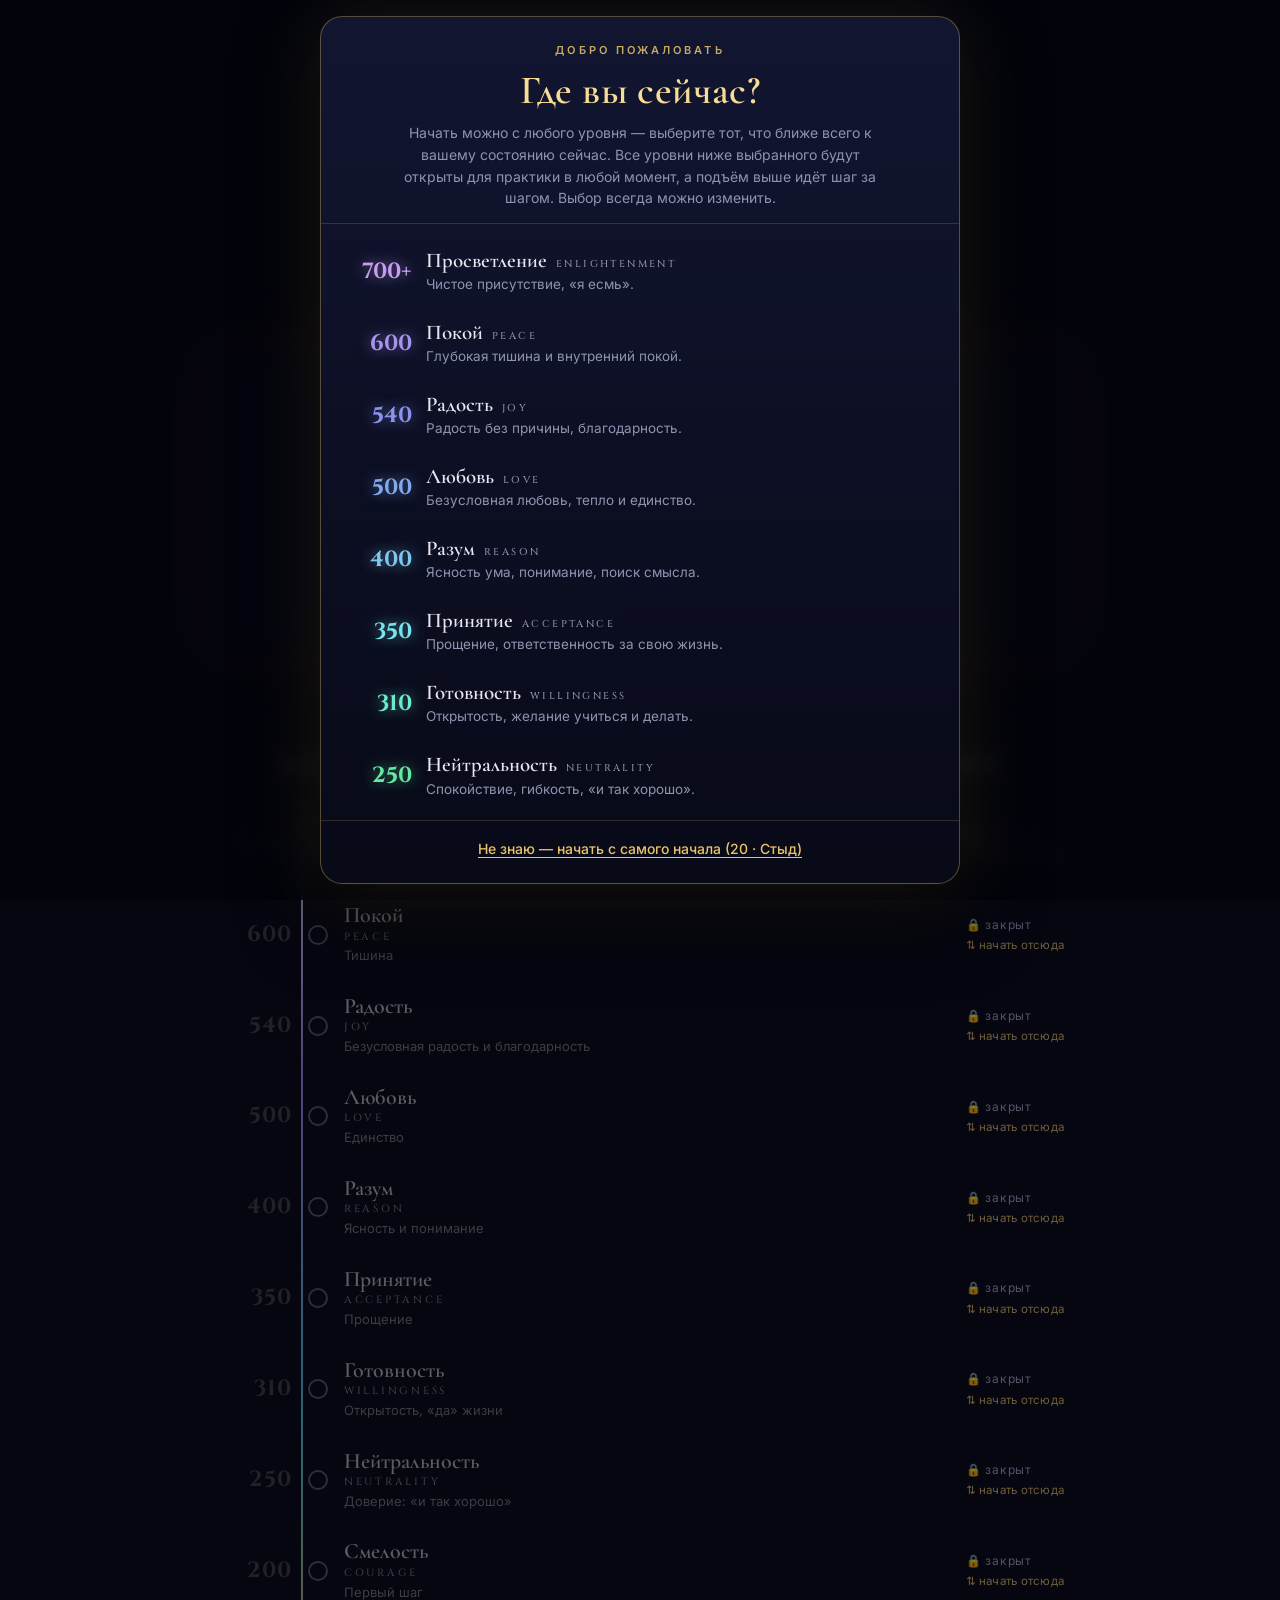
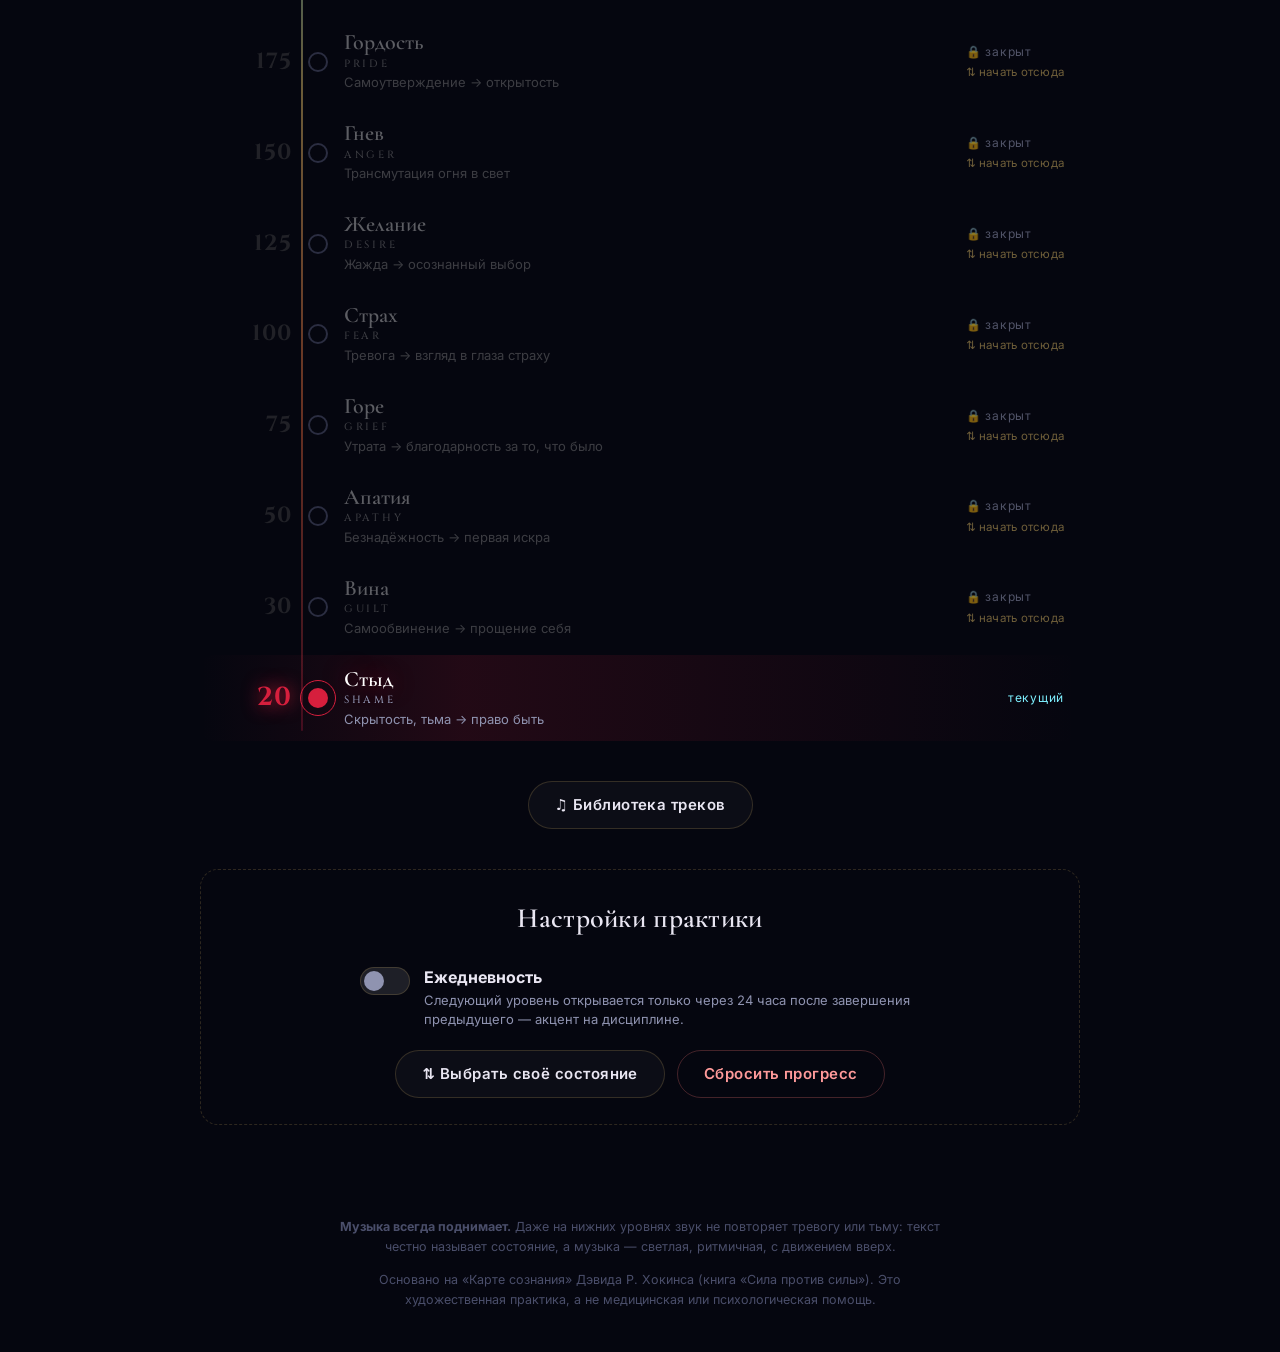
<file: index.html>
<!DOCTYPE html>
<html lang="ru">
<head>
  <meta charset="utf-8">
  <meta http-equiv="Cache-Control" content="no-cache, no-store, must-revalidate">
  <meta http-equiv="Pragma" content="no-cache">
  <meta http-equiv="Expires" content="0">
  <meta name="viewport" content="width=device-width, initial-scale=1, viewport-fit=cover">
  <meta name="theme-color" content="#05060f">
  <meta name="description" content="Шкала Хокинса: Восхождение — музыкальная практика подъёма по карте сознания Дэвида Хокинса.">
  <link rel="icon" href="data:image/svg+xml,%3Csvg xmlns='http://www.w3.org/2000/svg' viewBox='0 0 64 64'%3E%3Ccircle cx='32' cy='32' r='30' fill='%2305060f' stroke='%23e8c36a' stroke-width='3'/%3E%3Cpath d='M32 10 L51 43 H13 Z M32 54 L13 21 H51 Z' fill='none' stroke='%23e8c36a' stroke-width='2.5'/%3E%3C/svg%3E">
  <link rel="preconnect" href="https://fonts.googleapis.com">
  <link rel="preconnect" href="https://fonts.gstatic.com" crossorigin>
  <link href="https://fonts.googleapis.com/css2?family=Cinzel:wght@500;700&family=Cormorant+Garamond:ital,wght@0,500;0,600;0,700;1,500&family=Inter:wght@400;500;600&display=swap" rel="stylesheet">
  <link rel="stylesheet" href="css/style.css?v=20261102105857">
  <title>Шкала Хокинса: Восхождение</title>
</head>
<body data-page="map">
  <div class="stars" aria-hidden="true"></div>

  <header class="hero">
    <div class="hero__geometry" data-geometry aria-hidden="true"></div>
    <p class="eyebrow">Карта сознания · Map of Consciousness</p>
    <h1 class="hero__title">Шкала Хокинса</h1>
    <p class="hero__subtitle">Восхождение</p>
    <p class="hero__lead">Музыкальная практика: один уровень — один день. Начните с того уровня, где вы сейчас, слушайте трек, проживайте текст и поднимайтесь к свету.</p>
  </header>

  <main class="container">
    <section class="current-card" id="currentCard" aria-live="polite">
      <div class="current-card__loading">Загрузка карты…</div>
    </section>

    <section class="scale-section" aria-labelledby="scaleTitle">
      <h2 class="section-title" id="scaleTitle">Шкала уровней</h2>
      <p class="section-hint">Снизу вверх — от 20 до 700+. Все уровни ниже вашего текущего открыты для практики в любой момент.</p>
      <ol class="scale" id="scale" reversed></ol>
    </section>

    <nav class="bottom-links">
      <a class="btn btn--ghost" href="library.html">♫ Библиотека треков</a>
    </nav>

    <section class="settings" aria-labelledby="settingsTitle">
      <h2 class="section-title" id="settingsTitle">Настройки практики</h2>
      <label class="toggle">
        <input type="checkbox" id="dailyToggle">
        <span class="toggle__track"><span class="toggle__thumb"></span></span>
        <span class="toggle__label">
          <strong>Ежедневность</strong>
          <small>Следующий уровень открывается только через 24 часа после завершения предыдущего — акцент на дисциплине.</small>
        </span>
      </label>
      <div class="settings__row">
        <button class="btn btn--ghost" type="button" data-pick-open>⇅ Выбрать своё состояние</button>
        <button class="btn btn--danger" id="resetBtn" type="button">Сбросить прогресс</button>
      </div>
    </section>
  </main>

  <footer class="footer">
    <p><strong>Музыка всегда поднимает.</strong> Даже на нижних уровнях звук не повторяет тревогу или тьму: текст честно называет состояние, а музыка — светлая, ритмичная, с движением вверх.</p>
    <p>Основано на «Карте сознания» Дэвида Р. Хокинса (книга «Сила против силы»). Это художественная практика, а не медицинская или психологическая помощь.</p>
  </footer>

  <div class="ascension" id="ascension" hidden aria-live="assertive"></div>
  <div class="picker" id="picker" hidden></div>

  <script src="data/tracks.js?v=20261102105857"></script>
  <script src="js/player.js?v=20261102105857"></script>
  <script src="js/app.js?v=20261102105857"></script>
</body>
</html>
</file>
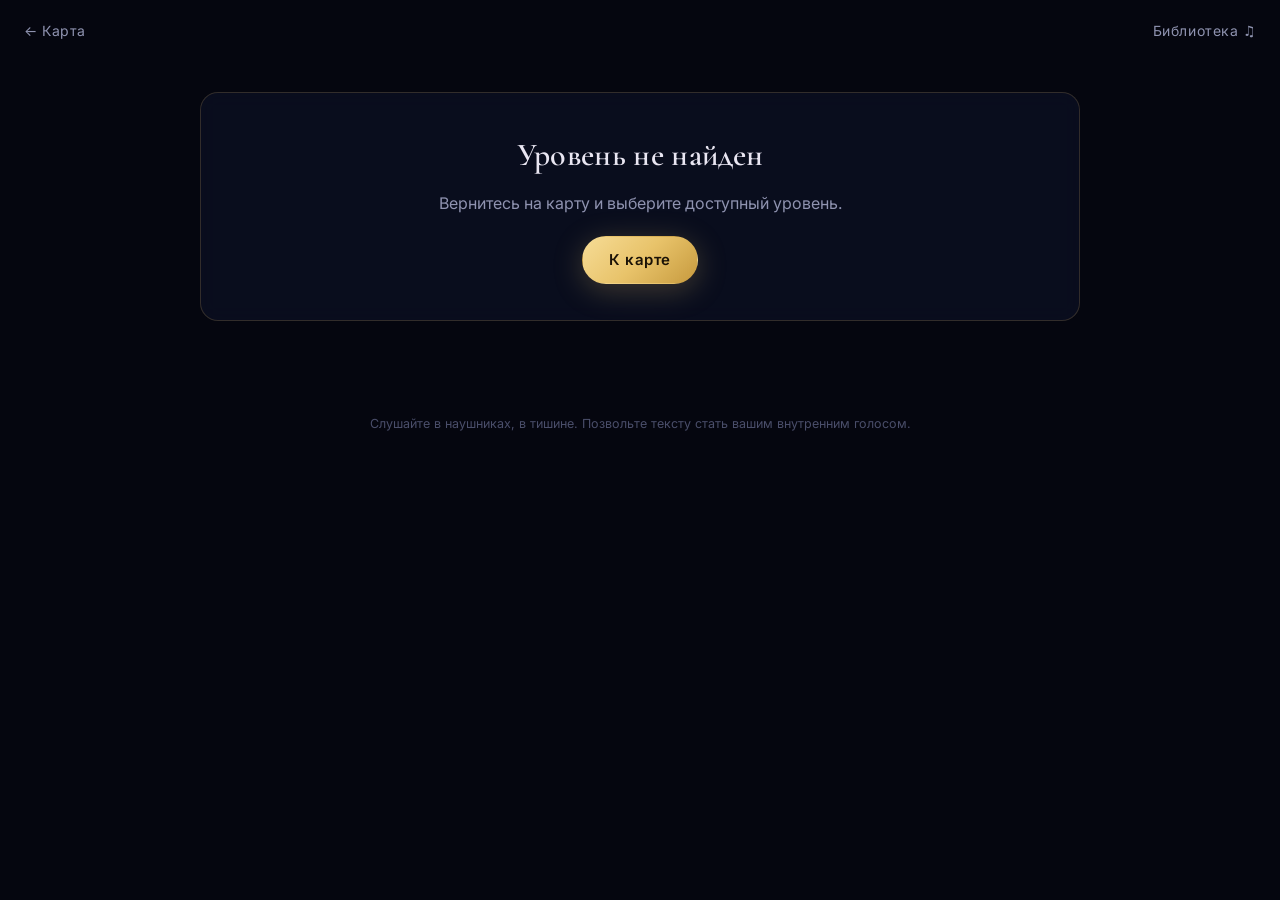
<file: level.html>
<!DOCTYPE html>
<html lang="ru">
<head>
  <meta charset="utf-8">
  <meta http-equiv="Cache-Control" content="no-cache, no-store, must-revalidate">
  <meta http-equiv="Pragma" content="no-cache">
  <meta http-equiv="Expires" content="0">
  <meta name="viewport" content="width=device-width, initial-scale=1, viewport-fit=cover">
  <meta name="theme-color" content="#05060f">
  <meta name="description" content="Шкала Хокинса: Восхождение — музыкальная практика подъёма по карте сознания Дэвида Хокинса.">
  <link rel="icon" href="data:image/svg+xml,%3Csvg xmlns='http://www.w3.org/2000/svg' viewBox='0 0 64 64'%3E%3Ccircle cx='32' cy='32' r='30' fill='%2305060f' stroke='%23e8c36a' stroke-width='3'/%3E%3Cpath d='M32 10 L51 43 H13 Z M32 54 L13 21 H51 Z' fill='none' stroke='%23e8c36a' stroke-width='2.5'/%3E%3C/svg%3E">
  <link rel="preconnect" href="https://fonts.googleapis.com">
  <link rel="preconnect" href="https://fonts.gstatic.com" crossorigin>
  <link href="https://fonts.googleapis.com/css2?family=Cinzel:wght@500;700&family=Cormorant+Garamond:ital,wght@0,500;0,600;0,700;1,500&family=Inter:wght@400;500;600&display=swap" rel="stylesheet">
  <link rel="stylesheet" href="css/style.css?v=20261102105857">
  <title>Практика · Шкала Хокинса</title>
</head>
<body data-page="level">
  <div class="stars" aria-hidden="true"></div>

  <nav class="topbar">
    <a class="topbar__link" href="index.html">← Карта</a>
    <a class="topbar__link" href="library.html">Библиотека ♫</a>
  </nav>

  <main class="container level" id="level">
    <div class="current-card__loading">Загрузка уровня…</div>
  </main>

  <footer class="footer">
    <p>Слушайте в наушниках, в тишине. Позвольте тексту стать вашим внутренним голосом.</p>
  </footer>

  <script src="data/tracks.js?v=20261102105857"></script>
  <script src="js/player.js?v=20261102105857"></script>
  <script src="js/app.js?v=20261102105857"></script>
</body>
</html>
</file>
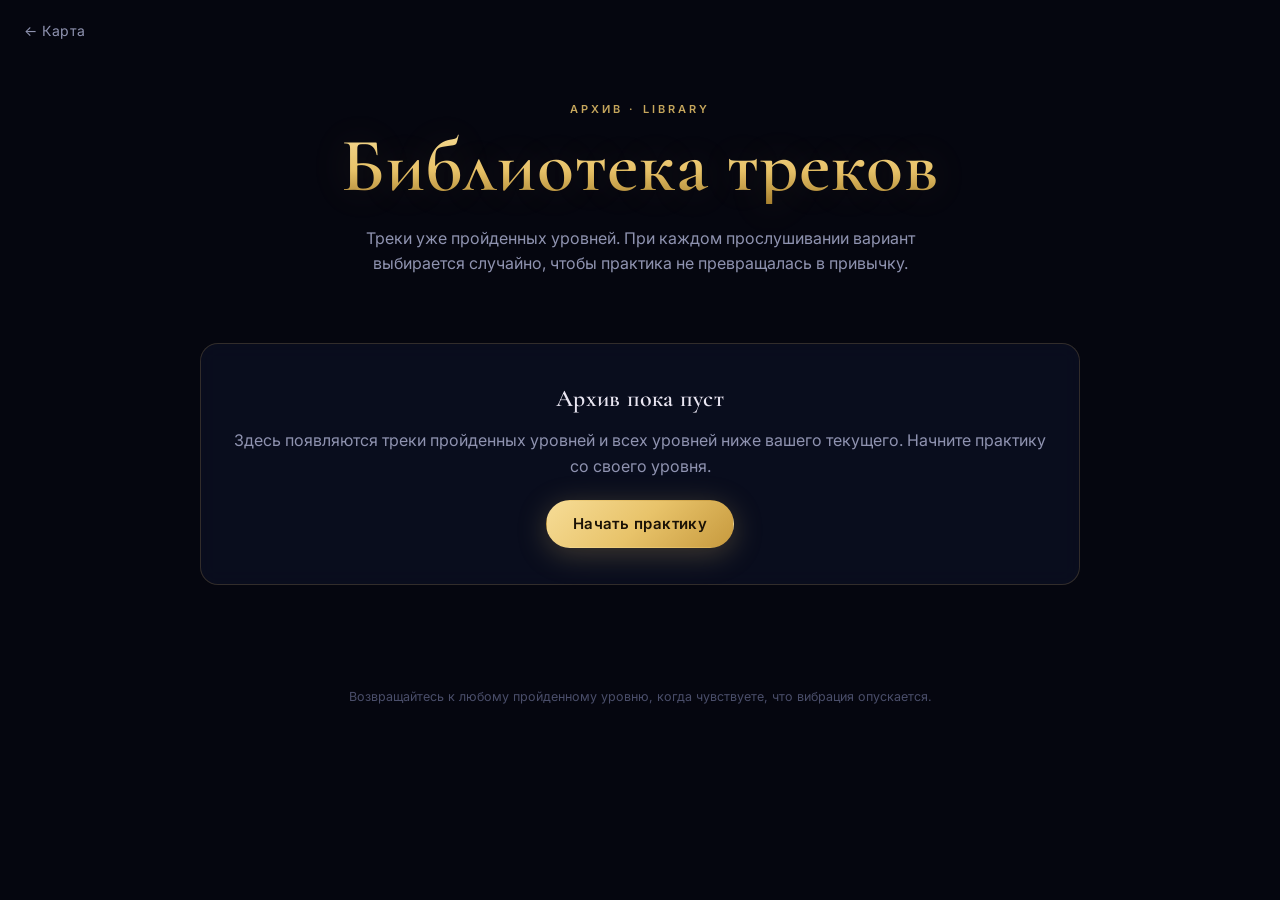
<file: library.html>
<!DOCTYPE html>
<html lang="ru">
<head>
  <meta charset="utf-8">
  <meta http-equiv="Cache-Control" content="no-cache, no-store, must-revalidate">
  <meta http-equiv="Pragma" content="no-cache">
  <meta http-equiv="Expires" content="0">
  <meta name="viewport" content="width=device-width, initial-scale=1, viewport-fit=cover">
  <meta name="theme-color" content="#05060f">
  <meta name="description" content="Шкала Хокинса: Восхождение — музыкальная практика подъёма по карте сознания Дэвида Хокинса.">
  <link rel="icon" href="data:image/svg+xml,%3Csvg xmlns='http://www.w3.org/2000/svg' viewBox='0 0 64 64'%3E%3Ccircle cx='32' cy='32' r='30' fill='%2305060f' stroke='%23e8c36a' stroke-width='3'/%3E%3Cpath d='M32 10 L51 43 H13 Z M32 54 L13 21 H51 Z' fill='none' stroke='%23e8c36a' stroke-width='2.5'/%3E%3C/svg%3E">
  <link rel="preconnect" href="https://fonts.googleapis.com">
  <link rel="preconnect" href="https://fonts.gstatic.com" crossorigin>
  <link href="https://fonts.googleapis.com/css2?family=Cinzel:wght@500;700&family=Cormorant+Garamond:ital,wght@0,500;0,600;0,700;1,500&family=Inter:wght@400;500;600&display=swap" rel="stylesheet">
  <link rel="stylesheet" href="css/style.css?v=20261102105857">
  <title>Библиотека треков · Шкала Хокинса</title>
</head>
<body data-page="library">
  <div class="stars" aria-hidden="true"></div>

  <nav class="topbar">
    <a class="topbar__link" href="index.html">← Карта</a>
  </nav>

  <header class="hero hero--small">
    <div class="hero__geometry" data-geometry aria-hidden="true"></div>
    <p class="eyebrow">Архив · Library</p>
    <h1 class="hero__title">Библиотека треков</h1>
    <p class="hero__lead">Треки уже пройденных уровней. При каждом прослушивании вариант выбирается случайно, чтобы практика не превращалась в привычку.</p>
  </header>

  <main class="container">
    <div class="library" id="library"><div class="current-card__loading">Загрузка…</div></div>
  </main>

  <footer class="footer">
    <p>Возвращайтесь к любому пройденному уровню, когда чувствуете, что вибрация опускается.</p>
  </footer>

  <script src="data/tracks.js?v=20261102105857"></script>
  <script src="js/player.js?v=20261102105857"></script>
  <script src="js/app.js?v=20261102105857"></script>
</body>
</html>
</file>
<file: css/style.css>
/* Шкала Хокинса: Восхождение — тёмная мистическая тема в духе Enigma */
:root {
  --bg: #05060f;
  --bg-2: #0a0f24;
  --ink: #e9e6f2;
  --muted: #8f93b0;
  --dim: #4a4e6a;
  --gold: #e8c36a;
  --gold-2: #f6dc96;
  --neon: #7ef0ff;
  --line: rgba(232, 195, 106, .18);
  --card: rgba(14, 18, 40, .62);
  --c: var(--gold);
  --serif: 'Cormorant Garamond', 'Times New Roman', serif;
  --display: 'Cinzel', 'Cormorant Garamond', serif;   /* Cinzel — только латиница и цифры */
  --sans: 'Inter', system-ui, -apple-system, 'Segoe UI', Roboto, sans-serif;
  --radius: 18px;
}

* { box-sizing: border-box; }
html { -webkit-text-size-adjust: 100%; scroll-behavior: smooth; background: var(--bg); }
body {
  font-variant-numeric: lining-nums;
  margin: 0;
  min-height: 100vh;
  font: 400 16px/1.6 var(--sans);
  color: var(--ink);
  background: var(--bg);
  overflow-x: hidden;
  opacity: 0;
  transition: opacity .6s ease;
}
body::before {
  content: ''; position: fixed; inset: 0; z-index: -2; pointer-events: none;
  background:
    radial-gradient(1200px 700px at 50% -10%, rgba(60, 70, 160, .28), transparent 60%),
    radial-gradient(900px 600px at 50% 110%, color-mix(in srgb, var(--c) 14%, transparent), transparent 70%),
    linear-gradient(180deg, var(--bg-2), var(--bg) 55%);
}
body.is-ready { opacity: 1; }
body.is-leaving { opacity: 0; transform: translateY(-14px); transition: opacity .45s ease, transform .45s ease; }

a { color: var(--gold); }
h1, h2, h3 { font-family: var(--serif); font-weight: 600; letter-spacing: .01em; }

/* Звёздное небо */
.stars {
  position: fixed; inset: 0; pointer-events: none; z-index: -1;
  background-image:
    radial-gradient(1px 1px at 12% 18%, #fff8, transparent 60%),
    radial-gradient(1px 1px at 72% 12%, #fff6, transparent 60%),
    radial-gradient(1.5px 1.5px at 38% 62%, #ffe9b066, transparent 60%),
    radial-gradient(1px 1px at 86% 48%, #fff5, transparent 60%),
    radial-gradient(1px 1px at 22% 84%, #fff5, transparent 60%),
    radial-gradient(1.5px 1.5px at 58% 92%, #9ef5ff55, transparent 60%),
    radial-gradient(1px 1px at 94% 80%, #fff6, transparent 60%),
    radial-gradient(1px 1px at 6% 52%, #fff4, transparent 60%);
  background-size: 420px 420px;
  animation: twinkle 9s ease-in-out infinite alternate;
}
@keyframes twinkle { from { opacity: .55; } to { opacity: 1; } }

.container { width: min(880px, 100% - 32px); margin: 0 auto; }

.eyebrow {
  font: 600 11px/1.4 var(--sans);
  letter-spacing: .28em; text-transform: uppercase;
  color: var(--gold); opacity: .85; margin: 0 0 10px;
}

/* ---------- Hero ---------- */
.hero { position: relative; text-align: center; padding: 72px 20px 36px; overflow: hidden; }
.hero--small { padding-top: 40px; }
.hero__geometry {
  position: absolute; left: 50%; top: 50%; width: min(560px, 120vw); aspect-ratio: 1;
  transform: translate(-50%, -50%); opacity: .22; pointer-events: none; z-index: -1;
}
.hero__title {
  margin: 0; font-size: clamp(40px, 9vw, 76px); line-height: 1;
  background: linear-gradient(180deg, var(--gold-2), var(--gold) 55%, #a8812f);
  -webkit-background-clip: text; background-clip: text; color: transparent;
  text-shadow: 0 0 40px rgba(232, 195, 106, .15);
}
.hero__subtitle {
  margin: 8px 0 0; font: 500 clamp(18px, 4vw, 26px)/1.2 var(--serif);
  letter-spacing: .5em; text-transform: uppercase; color: var(--neon);
  text-shadow: 0 0 18px rgba(126, 240, 255, .45); padding-left: .5em;
}
.hero__lead { max-width: 560px; margin: 22px auto 0; color: var(--muted); }

/* Сакральная геометрия */
[data-geometry] svg { width: 100%; height: 100%; display: block; overflow: visible; }
[data-geometry] circle, [data-geometry] path { fill: none; stroke: var(--gold); stroke-width: .5; }
.geo-outer { animation: spin 120s linear infinite; transform-origin: 100px 100px; }
.geo-flower { animation: spin 200s linear infinite reverse; transform-origin: 100px 100px; }
.geo-flower circle { stroke: var(--c); stroke-opacity: .8; }
[data-geometry] .geo-core { fill: var(--gold); stroke: none; filter: drop-shadow(0 0 4px var(--gold)); }
@keyframes spin { to { transform: rotate(360deg); } }

/* ---------- Кнопки ---------- */
.btn {
  -webkit-appearance: none; appearance: none; cursor: pointer;
  display: inline-flex; align-items: center; justify-content: center; gap: 8px;
  min-height: 48px; padding: 12px 26px; border-radius: 999px;
  font: 600 15px/1.2 var(--sans); letter-spacing: .03em; text-decoration: none;
  border: 1px solid var(--line); color: var(--ink); background: rgba(255, 255, 255, .03);
  transition: transform .2s ease, box-shadow .3s ease, background .3s ease, opacity .3s, border-color .3s;
}
.btn:hover:not([disabled]) { transform: translateY(-1px); }
.btn:focus-visible { outline: 2px solid var(--neon); outline-offset: 3px; }
.btn[disabled] { opacity: .38; cursor: not-allowed; filter: grayscale(.6); }
.btn--gold {
  color: #1a1206; border-color: transparent;
  background: linear-gradient(135deg, var(--gold-2), var(--gold) 50%, #c79a3e);
  box-shadow: 0 6px 30px rgba(232, 195, 106, .25);
}
.btn--gold:hover:not([disabled]) { box-shadow: 0 8px 40px rgba(232, 195, 106, .45); }
.btn--ghost:hover:not([disabled]) { border-color: var(--gold); background: rgba(232, 195, 106, .07); }
.btn--ghost.is-checked { border-color: var(--neon); color: var(--neon); box-shadow: 0 0 20px rgba(126, 240, 255, .2); }
.btn--danger { color: #ff9a9a; border-color: rgba(255, 120, 120, .25); background: transparent; }
.btn--danger:hover { background: rgba(255, 90, 90, .08); }
.btn--pulse { animation: pulse 2.6s ease-in-out infinite; }
@keyframes pulse {
  0%, 100% { box-shadow: 0 6px 30px rgba(232, 195, 106, .25), 0 0 0 0 rgba(232, 195, 106, .45); }
  50% { box-shadow: 0 6px 30px rgba(232, 195, 106, .35), 0 0 0 12px rgba(232, 195, 106, 0); }
}

/* ---------- Текущий уровень ---------- */
.current-card, .card, .notice {
  position: relative; background: var(--card);
  border: 1px solid var(--line); border-radius: var(--radius);
  backdrop-filter: blur(10px); -webkit-backdrop-filter: blur(10px);
}
.current-card {
  padding: 28px; text-align: center; margin-bottom: 48px;
  border-color: color-mix(in srgb, var(--c) 45%, transparent);
  box-shadow: 0 0 60px color-mix(in srgb, var(--c) 18%, transparent), inset 0 0 40px rgba(0, 0, 0, .4);
}
.current-card__loading { padding: 30px; text-align: center; color: var(--muted); }
.current-card__title { margin: 0; font-size: clamp(30px, 6vw, 44px); line-height: 1.1; }
.current-card__num { font-family: var(--display); color: var(--c); text-shadow: 0 0 22px var(--c); }
.current-card__en { display: block; font: 500 13px/1.6 var(--display); letter-spacing: .3em; text-transform: uppercase; color: var(--muted); margin-top: 6px; }
.current-card__aff { font: italic 500 21px/1.4 var(--serif); color: var(--gold-2); margin: 14px 0 18px; }
.current-card__actions { display: flex; flex-wrap: wrap; gap: 12px; justify-content: center; align-items: center; margin-top: 18px; }
.current-card__rest { width: 100%; margin: 4px 0 0; color: var(--muted); font-size: 14px; }
.current-card__rest b { color: var(--neon); font-family: var(--display); letter-spacing: .08em; }

.journey { display: flex; align-items: center; gap: 12px; justify-content: center; font-size: 13px; color: var(--muted); }
.journey__bar { width: min(260px, 50vw); height: 4px; border-radius: 4px; background: rgba(255, 255, 255, .08); overflow: hidden; }
.journey__bar span { display: block; height: 100%; background: linear-gradient(90deg, #a2264a, var(--gold), var(--neon)); border-radius: 4px; transition: width 1s ease; }

/* ---------- Шкала ---------- */
.section-title { font-size: 28px; margin: 0 0 4px; text-align: center; }
.section-hint { text-align: center; color: var(--muted); font-size: 14px; margin: 0 0 26px; }

.scale { list-style: none; margin: 0; padding: 0; position: relative; }
.scale::before {
  content: ''; position: absolute; top: 10px; bottom: 10px; left: calc(92px + 9px); width: 2px;
  background: linear-gradient(180deg, #f4f0ff, #b18cff 18%, #4fd8e8 40%, var(--gold) 58%, #e26a3a 78%, #7d1530);
  opacity: .45; border-radius: 2px;
}
.node { position: relative; }
.node__link {
  display: grid; grid-template-columns: 92px 20px 1fr auto; align-items: center; gap: 0 16px;
  padding: 12px 16px 12px 0; margin: 4px 0; border-radius: 14px;
  color: inherit; text-decoration: none; transition: background .3s ease, transform .3s ease;
}
a.node__link:hover { background: rgba(255, 255, 255, .035); transform: translateX(3px); }
.node__num { font: 700 22px/1 var(--display); text-align: right; color: var(--c); letter-spacing: .04em; }
.node__dot {
  width: 20px; height: 20px; border-radius: 50%; position: relative; z-index: 1;
  background: var(--bg); border: 2px solid var(--c);
}
.node__text { display: flex; flex-direction: column; min-width: 0; }
.node__name { font: 600 22px/1.15 var(--serif); }
.node__en { font: 500 10.5px/1.6 var(--display); letter-spacing: .26em; text-transform: uppercase; color: var(--muted); }
.node__theme { font-size: 13px; color: var(--muted); white-space: nowrap; overflow: hidden; text-overflow: ellipsis; }
.node__state { font-size: 12px; letter-spacing: .06em; color: var(--muted); white-space: nowrap; }

.node--passed .node__dot { background: var(--c); box-shadow: 0 0 10px var(--c); }
.node--passed .node__state { color: var(--gold); }

.node--current .node__link, .node--resting .node__link {
  background: linear-gradient(90deg, transparent, color-mix(in srgb, var(--c) 14%, transparent) 30%, transparent);
}
.node--current .node__dot, .node--resting .node__dot {
  background: var(--c); animation: glow 2.4s ease-in-out infinite;
}
.node--current .node__dot::after, .node--resting .node__dot::after {
  content: ''; position: absolute; inset: -10px; border-radius: 50%; border: 1px solid var(--c);
  animation: ripple 2.4s ease-out infinite;
}
.node--current .node__num { text-shadow: 0 0 18px var(--c); font-size: 26px; }
.node--current .node__name { color: #fff; text-shadow: 0 0 22px color-mix(in srgb, var(--c) 60%, transparent); }
.node--current .node__state { color: var(--neon); }
@keyframes glow {
  0%, 100% { box-shadow: 0 0 10px var(--c), 0 0 24px var(--c); }
  50% { box-shadow: 0 0 20px var(--c), 0 0 48px var(--c), 0 0 80px color-mix(in srgb, var(--c) 50%, transparent); }
}
@keyframes ripple { from { transform: scale(.6); opacity: .9; } to { transform: scale(1.8); opacity: 0; } }

button.node__link { width: 100%; font: inherit; color: inherit; text-align: left; background: transparent; border: 0; cursor: pointer; }
button.node__link:hover { background: rgba(255, 255, 255, .035); }
button.node__link:focus-visible { outline: 2px solid var(--neon); outline-offset: 2px; }
.node__switch { display: block; margin-top: 2px; color: var(--gold); opacity: .85; font-size: 11.5px; letter-spacing: .02em; }
.node--locked { opacity: .55; }
.node--locked .node__num, .node--locked .node__name, .node--locked .node__theme, .node--locked .node__en { filter: grayscale(1); opacity: .7; }
.node--locked .node__link:hover { opacity: 1; }
.node--locked .node__num, .node--locked .node__dot { color: var(--dim); border-color: var(--dim); }
.node--arrived .node__link { animation: arrive 1.6s ease; }
@keyframes arrive {
  0% { background: color-mix(in srgb, var(--c) 55%, transparent); transform: scale(1.04); }
  100% { transform: scale(1); }
}

.bottom-links { display: flex; justify-content: center; margin: 40px 0; }

/* ---------- Настройки ---------- */
.settings {
  margin: 20px 0 50px; padding: 26px; border-radius: var(--radius); border: 1px dashed var(--line);
  display: flex; flex-direction: column; align-items: center; gap: 20px;
}
.toggle { display: flex; align-items: flex-start; gap: 14px; cursor: pointer; max-width: 560px; }
.toggle input { position: absolute; opacity: 0; pointer-events: none; }
.toggle__track { flex: 0 0 auto; width: 50px; height: 28px; border-radius: 28px; background: rgba(255, 255, 255, .1); border: 1px solid var(--line); position: relative; transition: background .3s; margin-top: 2px; }
.toggle__thumb { position: absolute; top: 3px; left: 3px; width: 20px; height: 20px; border-radius: 50%; background: var(--muted); transition: transform .3s, background .3s; }
.toggle input:checked + .toggle__track { background: rgba(232, 195, 106, .25); }
.toggle input:checked + .toggle__track .toggle__thumb { transform: translateX(22px); background: var(--gold); box-shadow: 0 0 12px var(--gold); }
.toggle input:focus-visible + .toggle__track { outline: 2px solid var(--neon); outline-offset: 2px; }
.toggle__label { display: flex; flex-direction: column; }
.toggle__label small { color: var(--muted); font-size: 13px; line-height: 1.5; }

.footer { text-align: center; color: var(--dim); font-size: 12.5px; padding: 30px 20px calc(30px + env(safe-area-inset-bottom)); max-width: 640px; margin: 0 auto; }

/* Открытый (ниже текущего, но не пройденный) уровень */
.node--open .node__dot { background: color-mix(in srgb, var(--c) 35%, var(--bg)); }
.node--open .node__state { color: #c9cbe0; }
.settings__row { display: flex; flex-wrap: wrap; gap: 12px; justify-content: center; }

/* ---------- Выбор уровня «Где вы сейчас?» ---------- */
body.has-modal { overflow: hidden; }
.picker {
  position: fixed; inset: 0; z-index: 90; display: flex; align-items: center; justify-content: center;
  padding: 16px; background: rgba(3, 4, 12, .82);
  backdrop-filter: blur(8px); -webkit-backdrop-filter: blur(8px); animation: fadeIn .35s ease;
}
.picker[hidden] { display: none; }
.picker__panel {
  position: relative; width: min(640px, 100%); max-height: calc(100vh - 32px); max-height: calc(100dvh - 32px);
  display: flex; flex-direction: column; overflow: hidden;
  background: linear-gradient(180deg, rgba(18, 22, 50, .97), rgba(8, 10, 24, .98));
  border: 1px solid rgba(232, 195, 106, .35); border-radius: 22px;
  box-shadow: 0 0 80px rgba(232, 195, 106, .12), 0 30px 80px rgba(0, 0, 0, .6);
  animation: rise .5s ease-out;
}
.picker__head { padding: 26px 26px 14px; text-align: center; border-bottom: 1px solid var(--line); }
.picker__head h2 { margin: 0; font-size: clamp(30px, 7vw, 40px); line-height: 1.1; color: var(--gold-2); }
.picker__note { margin: 10px auto 0; max-width: 500px; color: var(--muted); font-size: 14px; line-height: 1.55; }
.picker__close {
  position: absolute; top: 10px; right: 12px; width: 40px; height: 40px; border-radius: 50%;
  border: 1px solid var(--line); background: transparent; color: var(--muted); font-size: 24px; line-height: 1; cursor: pointer;
}
.picker__close:hover { color: var(--gold); border-color: var(--gold); }
.picker__list { list-style: none; margin: 0; padding: 10px 12px 14px; overflow-y: auto; -webkit-overflow-scrolling: touch; overscroll-behavior: contain; }
.pick {
  width: 100%; display: grid; grid-template-columns: 64px 1fr auto; align-items: center; gap: 14px;
  padding: 11px 14px; margin: 3px 0; border-radius: 14px; cursor: pointer; text-align: left;
  border: 1px solid transparent; background: transparent; color: var(--ink); font: inherit;
  transition: background .25s, border-color .25s, transform .2s;
}
.pick:hover, .pick:focus-visible {
  background: color-mix(in srgb, var(--c) 12%, transparent);
  border-color: color-mix(in srgb, var(--c) 55%, transparent); outline: none; transform: translateX(2px);
}
.pick--current { border-color: color-mix(in srgb, var(--c) 60%, transparent); background: color-mix(in srgb, var(--c) 10%, transparent); }
.pick__num { font: 700 22px/1 var(--display); color: var(--c); text-align: right; text-shadow: 0 0 14px color-mix(in srgb, var(--c) 60%, transparent); }
.pick__text { display: flex; flex-direction: column; min-width: 0; }
.pick__name { font: 600 21px/1.15 var(--serif); }
.pick__name small { font: 500 10px/1 var(--display); letter-spacing: .24em; text-transform: uppercase; color: var(--muted); margin-left: 4px; }
.pick__state { font-size: 13.5px; color: var(--muted); line-height: 1.4; margin-top: 2px; }
.pick__badge { font-size: 11px; letter-spacing: .08em; color: var(--neon); border: 1px solid rgba(126, 240, 255, .4); border-radius: 999px; padding: 3px 9px; }
.picker__skip { margin: 0; padding: 12px 20px 18px; text-align: center; border-top: 1px solid var(--line); }
.linklike { background: none; border: 0; color: var(--gold); font: 500 14px/1.4 var(--sans); cursor: pointer; text-decoration: underline; text-underline-offset: 3px; padding: 6px; }

/* ---------- Анимация восхождения ---------- */
.ascension {
  position: fixed; inset: 0; z-index: 100; display: grid; place-items: center; cursor: pointer;
  background: radial-gradient(circle at 50% 60%, rgba(12, 16, 40, .97), rgba(3, 4, 10, .99));
  backdrop-filter: blur(10px); -webkit-backdrop-filter: blur(10px);
  animation: fadeIn .4s ease;
}
.ascension[hidden] { display: none; }
.ascension.is-leaving { animation: fadeOut .7s ease forwards; }
.ascension__flash {
  position: absolute; inset: 0; pointer-events: none;
  background: radial-gradient(circle at 50% 55%, #fff 0, var(--gold-2) 12%, transparent 55%);
  animation: flash 1.4s ease-out forwards;
}
.ascension__geo { position: absolute; width: min(520px, 110vw); aspect-ratio: 1; opacity: .35; animation: rise 3.6s ease-out forwards; }
.ascension__geo .geo-outer { animation-duration: 8s; }
.ascension__geo .geo-flower { animation-duration: 12s; }
.ascension__spiral { position: absolute; inset: 0; pointer-events: none; }
.spark {
  position: absolute; left: 50%; bottom: -20px; width: 6px; height: 6px; border-radius: 50%;
  background: var(--gold-2); box-shadow: 0 0 12px var(--gold), 0 0 24px var(--gold);
  animation: spiral 2.8s cubic-bezier(.2, .7, .3, 1) var(--d) forwards; opacity: 0;
}
.spark:nth-child(3n) { background: var(--neon); box-shadow: 0 0 12px var(--neon); }
@keyframes spiral {
  0% { opacity: 0; transform: translate(0, 0) scale(.6); }
  15% { opacity: 1; }
  50% { transform: translate(calc(var(--x) * 30vw), -50vh) rotate(calc(var(--i) * 30deg)) scale(1.2); }
  100% { opacity: 0; transform: translate(calc(var(--x) * -12vw), -110vh) scale(.3); }
}
.ascension__text { position: relative; text-align: center; padding: 20px; animation: rise 1.4s ease-out; }
.ascension__from { font: 600 24px/1.2 var(--serif); color: #b9bcd6; margin: 0; text-decoration: line-through; text-decoration-color: rgba(232, 195, 106, .5); }
.ascension__arrow { font-size: 38px; color: var(--gold); margin: 6px 0; animation: bob 1.2s ease-in-out infinite; }
.ascension__to { font: 700 clamp(34px, 8vw, 56px)/1.1 var(--serif); margin: 0; color: #fff; text-shadow: 0 0 30px var(--c, var(--gold)), 0 0 60px var(--c, var(--gold)); }
@keyframes flash { 0% { opacity: 0; transform: scale(.4); } 18% { opacity: 1; } 100% { opacity: 0; transform: scale(2.2); } }
@keyframes rise { from { opacity: 0; transform: translateY(60px) scale(.9); } to { opacity: 1; transform: none; } }
@keyframes bob { 50% { transform: translateY(-8px); } }
@keyframes fadeIn { from { opacity: 0; } }
@keyframes fadeOut { to { opacity: 0; } }

/* ---------- Верхняя навигация ---------- */
.topbar {
  position: sticky; top: 0; z-index: 10; display: flex; justify-content: space-between;
  padding: calc(12px + env(safe-area-inset-top)) 20px 12px;
  background: linear-gradient(180deg, rgba(5, 6, 15, .92), rgba(5, 6, 15, 0));
}
.topbar__link { color: var(--muted); text-decoration: none; font-size: 14px; letter-spacing: .04em; padding: 8px 4px; }
.topbar__link:hover { color: var(--gold); }

/* ---------- Страница уровня ---------- */
.level { display: flex; flex-direction: column; gap: 20px; padding-bottom: 20px; }
.level__head { position: relative; text-align: center; padding: 34px 0 18px; }
.level__geometry {
  position: absolute; left: 50%; top: 50%; width: min(420px, 100vw); aspect-ratio: 1;
  transform: translate(-50%, -50%); opacity: .2; z-index: -1; pointer-events: none;
}
.level__num {
  font: 700 clamp(64px, 16vw, 112px)/1 var(--display); color: var(--c);
  text-shadow: 0 0 30px var(--c), 0 0 80px color-mix(in srgb, var(--c) 50%, transparent);
  animation: breathe 6s ease-in-out infinite;
}
@keyframes breathe { 50% { text-shadow: 0 0 50px var(--c), 0 0 120px color-mix(in srgb, var(--c) 60%, transparent); } }
.level__name { margin: 6px 0 0; font-size: clamp(36px, 8vw, 54px); line-height: 1.05; }
.level__en { margin: 6px 0 0; font: 500 12px/1.6 var(--display); letter-spacing: .4em; text-transform: uppercase; color: var(--muted); }
.level__theme { margin: 10px 0 0; color: var(--gold-2); font: italic 500 20px/1.4 var(--serif); }

.card { padding: 22px 24px; }
.card__title { margin: 0 0 10px; font-size: 24px; color: var(--gold); }
.practice p { margin: 0; }
.practice__aff { margin-top: 12px !important; font: italic 600 22px/1.4 var(--serif); color: #fff; }

.lyrics__body { font: 500 21px/1.55 var(--serif); color: #ece7f7; }
.lyrics__body p { margin: 0 0 1.1em; }
.lyrics__body p:last-child { margin-bottom: 0; }

.actions { text-align: center; border-color: color-mix(in srgb, var(--c) 40%, transparent); }
.actions__note { margin: 0 0 16px; color: var(--muted); font-size: 14.5px; }
.actions__note b { color: var(--neon); font-family: var(--display); }
.actions__row { display: flex; flex-wrap: wrap; justify-content: center; gap: 12px; }
.actions__hint { margin: 14px 0 0; font-size: 13px; color: var(--muted); min-height: 1em; }
.level__nav { display: flex; justify-content: space-between; font-family: var(--display); }
.level__nav a { color: var(--muted); text-decoration: none; padding: 8px; }
.level__nav a:hover { color: var(--gold); }

.notice { padding: 36px 26px; text-align: center; margin: 30px 0; }
.notice h1, .notice h2 { margin: 0 0 10px; }
.notice p { color: var(--muted); margin: 0 0 20px; }

/* ---------- Плеер ---------- */
.player { display: flex; flex-wrap: wrap; align-items: center; gap: 18px; }
.player__play {
  flex: 0 0 auto; width: 68px; height: 68px; border-radius: 50%; cursor: pointer;
  border: 1px solid color-mix(in srgb, var(--c) 70%, transparent);
  background: radial-gradient(circle at 35% 30%, color-mix(in srgb, var(--c) 45%, #000), #080a18 75%);
  box-shadow: 0 0 24px color-mix(in srgb, var(--c) 35%, transparent);
  display: grid; place-items: center; transition: transform .2s, box-shadow .3s;
}
.player__play:hover { transform: scale(1.05); }
.player__play svg { width: 28px; height: 28px; fill: #fff; grid-area: 1 / 1; }
.player .i-pause, .player.is-playing .i-play { display: none; }
.player.is-playing .i-pause { display: block; }
.player.is-playing .player__play { animation: glow 2.4s ease-in-out infinite; }
.player.is-missing .player__play { opacity: .35; cursor: not-allowed; filter: grayscale(1); }
.player__body { flex: 1; min-width: 0; }
.player__meta { display: flex; justify-content: space-between; gap: 10px; align-items: baseline; margin-bottom: 10px; }
.player__title { font: 600 18px/1.2 var(--serif); white-space: nowrap; overflow: hidden; text-overflow: ellipsis; }
.player__variant { font-size: 12px; color: var(--muted); white-space: nowrap; }
.player__bar { position: relative; height: 22px; cursor: pointer; touch-action: none; }
.player__bar::before { content: ''; position: absolute; left: 0; right: 0; top: 9px; height: 4px; border-radius: 4px; background: rgba(255, 255, 255, .1); }
.player__fill { position: absolute; left: 0; top: 9px; height: 4px; width: 0; border-radius: 4px; background: linear-gradient(90deg, var(--c), var(--gold-2)); box-shadow: 0 0 10px var(--c); }
.player__knob { position: absolute; top: 5px; left: 0; width: 12px; height: 12px; margin-left: -6px; border-radius: 50%; background: #fff; box-shadow: 0 0 10px var(--c); }
.player.is-missing .player__bar { opacity: .3; cursor: default; }
.player__times { display: flex; justify-content: space-between; font: 500 12px/1 var(--display); color: var(--muted); letter-spacing: .05em; }
.player__status { flex: 1 1 100%; margin: 0; padding: 10px 14px; border-radius: 10px; font-size: 13.5px; color: #ffd98c; background: rgba(232, 195, 106, .08); border: 1px solid rgba(232, 195, 106, .2); }
.player__shuffle { flex: 0 0 auto; width: 44px; height: 44px; border-radius: 50%; border: 1px solid var(--line); background: transparent; cursor: pointer; display: grid; place-items: center; }
.player__shuffle svg { width: 20px; height: 20px; fill: var(--muted); }
.player__shuffle:hover svg { fill: var(--gold); }

/* ---------- Библиотека ---------- */
.library { display: flex; flex-direction: column; gap: 18px; margin-bottom: 30px; }
.lib-item { border-left: 3px solid var(--c); }
.lib-item__head { display: flex; gap: 18px; align-items: center; margin-bottom: 16px; }
.lib-item__num { font: 700 30px/1 var(--display); color: var(--c); min-width: 76px; text-align: center; text-shadow: 0 0 16px var(--c); }
.lib-item__name { margin: 0; font-size: 26px; line-height: 1.1; }
.lib-item__name small { font: 500 11px/1 var(--display); letter-spacing: .26em; text-transform: uppercase; color: var(--muted); margin-left: 6px; }
.lib-item__aff { margin: 4px 0 0; font: italic 500 17px/1.4 var(--serif); color: var(--gold-2); }
.lib-item__lyrics { margin-top: 14px; border-top: 1px solid var(--line); padding-top: 12px; }
.lib-item__lyrics summary { cursor: pointer; color: var(--muted); font-size: 14px; }
.lib-item__lyrics .lyrics__body { font-size: 19px; margin-top: 12px; }
.lib-item__practice { color: var(--muted); font-size: 14px; }
.lib-item__open { display: inline-block; margin-top: 10px; font-size: 14px; }

/* ---------- Мобильная адаптация ---------- */
@media (max-width: 760px) {
  .picker { padding: 0; align-items: stretch; }
  .picker__panel { width: 100%; max-height: none; height: 100%; border-radius: 0; border: 0; }
  .picker__head { padding: calc(22px + env(safe-area-inset-top)) 18px 12px; }
  .pick { grid-template-columns: 50px 1fr auto; gap: 10px; padding: 10px 8px; }
  .pick__num { font-size: 18px; }
  .pick__name { font-size: 19px; }
  .picker__skip { padding-bottom: calc(14px + env(safe-area-inset-bottom)); }
  .hero { padding-top: 48px; }
  .scale::before { left: calc(58px + 7px); }
  .node__link { grid-template-columns: 58px 16px 1fr; gap: 0 12px; padding: 10px 8px 10px 0; }
  .node__num { font-size: 17px; }
  .node--current .node__num { font-size: 19px; }
  .node__dot { width: 16px; height: 16px; }
  .node__name { font-size: 20px; }
  .node__state { grid-column: 3; font-size: 11px; }
  .node__theme { white-space: normal; }
  .current-card { padding: 22px 16px; }
  .current-card__actions .btn, .actions__row .btn { width: 100%; }
  .card { padding: 18px 16px; }
  .player { gap: 12px; }
  .player__play { width: 58px; height: 58px; }
  .player__shuffle { width: 38px; height: 38px; }
  .lyrics__body { font-size: 19.5px; }
  .lib-item__head { gap: 12px; }
  .lib-item__num { min-width: 56px; font-size: 22px; }
}

@media (prefers-reduced-motion: reduce) {
  *, *::before, *::after { animation-duration: .01ms !important; animation-iteration-count: 1 !important; transition-duration: .01ms !important; }
}
</file>
